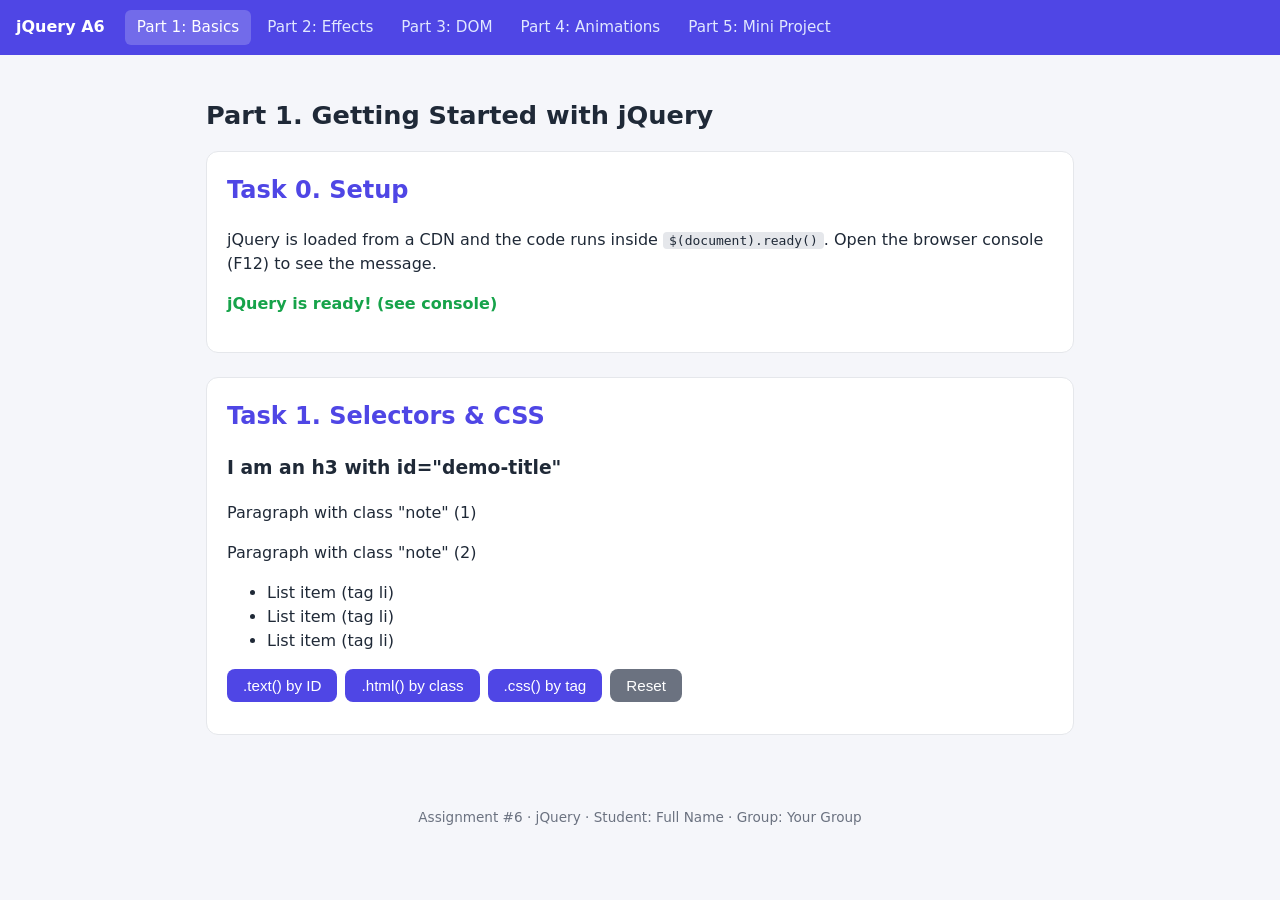
<file: index.html>
<!DOCTYPE html>
<html lang="en">
<head>
<meta charset="UTF-8">
<meta name="viewport" content="width=device-width, initial-scale=1">
<title>Part 1. Getting Started with jQuery | jQuery Assignment 6</title>
<link rel="stylesheet" href="css/style.css">
</head>
<body>
<nav class="navbar"><span class="brand">jQuery A6</span><a href="index.html" class=active>Part 1: Basics</a><a href="effects.html">Part 2: Effects</a><a href="dom.html">Part 3: DOM</a><a href="animations.html">Part 4: Animations</a><a href="project.html">Part 5: Mini Project</a></nav>
<main>
<h1>Part 1. Getting Started with jQuery</h1>

<section class="card" id="task0">
<h2>Task 0. Setup</h2>
<p>jQuery is loaded from a CDN and the code runs inside <code>$(document).ready()</code>.
Open the browser console (F12) to see the message.</p>
<p id="ready-status" class="status">Waiting for jQuery...</p>
</section>

<section class="card" id="task1">
<h2>Task 1. Selectors &amp; CSS</h2>
<h3 id="demo-title">I am an h3 with id="demo-title"</h3>
<p class="note">Paragraph with class "note" (1)</p>
<p class="note">Paragraph with class "note" (2)</p>
<ul><li>List item (tag li)</li><li>List item (tag li)</li><li>List item (tag li)</li></ul>
<div class="btn-row">
<button id="btn-text">.text() by ID</button>
<button id="btn-html">.html() by class</button>
<button id="btn-css">.css() by tag</button>
<button id="btn-reset" class="secondary">Reset</button>
</div>
</section>

</main>
<footer>Assignment #6 &middot; jQuery &middot; Student: Full Name &middot; Group: Your Group</footer>
<script src="https://code.jquery.com/jquery-3.7.1.min.js"></script>
<script src="js/part1.js"></script>
</body>
</html>
</file>
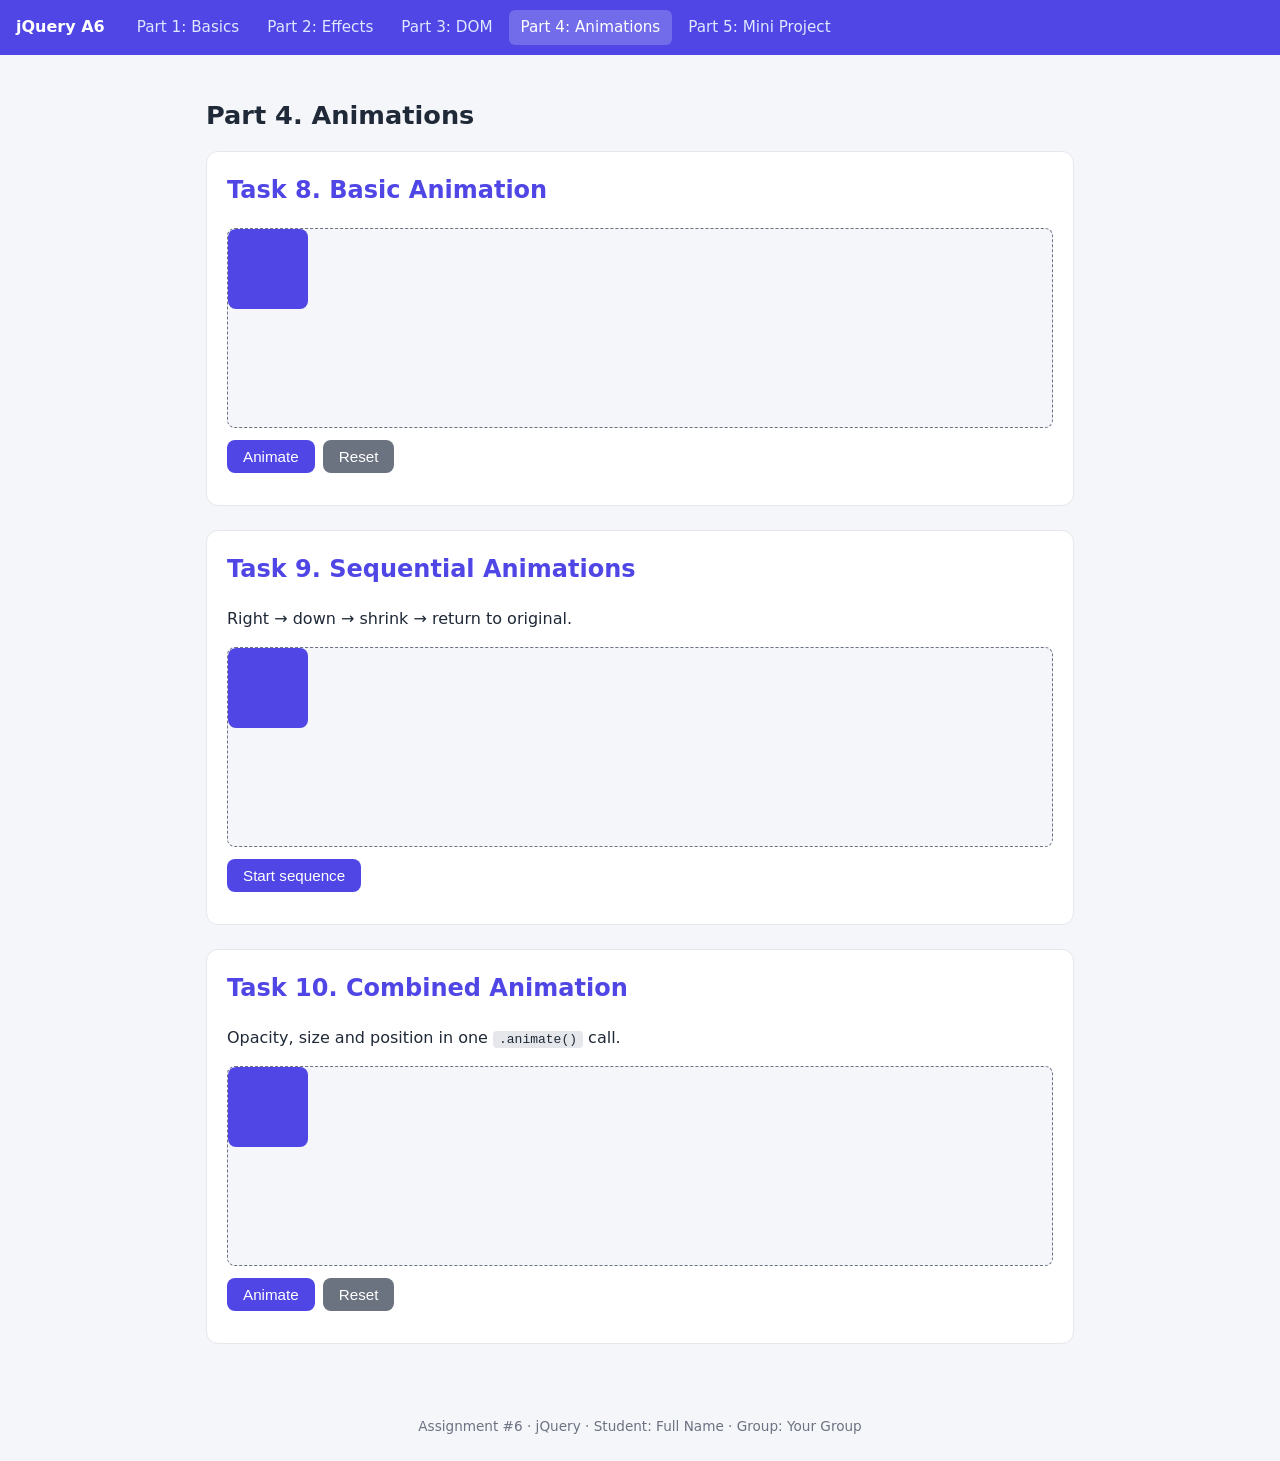
<file: animations.html>
<!DOCTYPE html>
<html lang="en">
<head>
<meta charset="UTF-8">
<meta name="viewport" content="width=device-width, initial-scale=1">
<title>Part 4. Animations | jQuery Assignment 6</title>
<link rel="stylesheet" href="css/style.css">
</head>
<body>
<nav class="navbar"><span class="brand">jQuery A6</span><a href="index.html">Part 1: Basics</a><a href="effects.html">Part 2: Effects</a><a href="dom.html">Part 3: DOM</a><a href="animations.html" class=active>Part 4: Animations</a><a href="project.html">Part 5: Mini Project</a></nav>
<main>
<h1>Part 4. Animations</h1>

<section class="card" id="task8">
<h2>Task 8. Basic Animation</h2>
<div class="stage"><div class="box" id="box8"></div></div>
<div class="btn-row">
<button id="btn-grow">Animate</button>
<button id="btn-reset8" class="secondary">Reset</button>
</div>
</section>

<section class="card" id="task9">
<h2>Task 9. Sequential Animations</h2>
<p>Right &rarr; down &rarr; shrink &rarr; return to original.</p>
<div class="stage"><div class="box" id="box9"></div></div>
<div class="btn-row"><button id="btn-seq">Start sequence</button></div>
</section>

<section class="card" id="task10">
<h2>Task 10. Combined Animation</h2>
<p>Opacity, size and position in one <code>.animate()</code> call.</p>
<div class="stage"><div class="box" id="box10"></div></div>
<div class="btn-row">
<button id="btn-combo">Animate</button>
<button id="btn-reset10" class="secondary">Reset</button>
</div>
</section>

</main>
<footer>Assignment #6 &middot; jQuery &middot; Student: Full Name &middot; Group: Your Group</footer>
<script src="https://code.jquery.com/jquery-3.7.1.min.js"></script>
<script src="js/animations.js"></script>
</body>
</html>
</file>
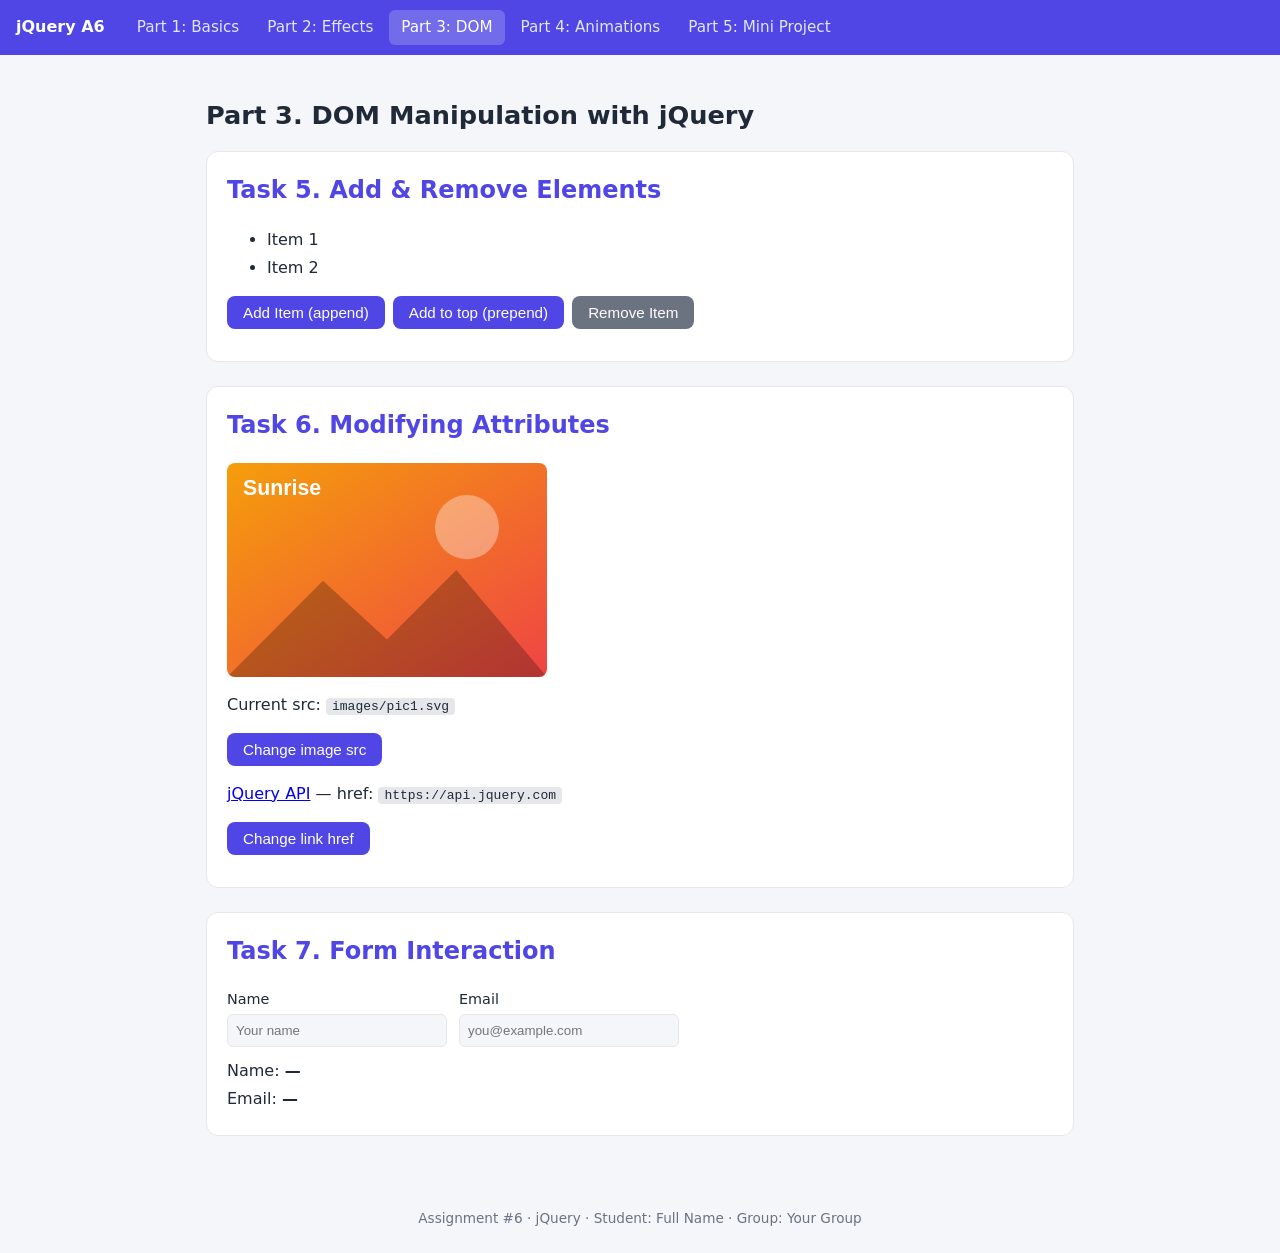
<file: dom.html>
<!DOCTYPE html>
<html lang="en">
<head>
<meta charset="UTF-8">
<meta name="viewport" content="width=device-width, initial-scale=1">
<title>Part 3. DOM Manipulation with jQuery | jQuery Assignment 6</title>
<link rel="stylesheet" href="css/style.css">
</head>
<body>
<nav class="navbar"><span class="brand">jQuery A6</span><a href="index.html">Part 1: Basics</a><a href="effects.html">Part 2: Effects</a><a href="dom.html" class=active>Part 3: DOM</a><a href="animations.html">Part 4: Animations</a><a href="project.html">Part 5: Mini Project</a></nav>
<main>
<h1>Part 3. DOM Manipulation with jQuery</h1>

<section class="card" id="task5">
<h2>Task 5. Add &amp; Remove Elements</h2>
<ul id="item-list"><li>Item 1</li><li>Item 2</li></ul>
<div class="btn-row">
<button id="btn-add">Add Item (append)</button>
<button id="btn-prepend">Add to top (prepend)</button>
<button id="btn-remove" class="secondary">Remove Item</button>
</div>
</section>

<section class="card" id="task6">
<h2>Task 6. Modifying Attributes</h2>
<img id="attr-img" class="demo-img" src="images/pic1.svg" alt="Changing image">
<p>Current src: <code id="src-out">images/pic1.svg</code></p>
<div class="btn-row"><button id="btn-src">Change image src</button></div>
<p><a id="attr-link" href="https://api.jquery.com" target="_blank" rel="noopener">jQuery API</a>
&mdash; href: <code id="href-out">https://api.jquery.com</code></p>
<div class="btn-row"><button id="btn-href">Change link href</button></div>
</section>

<section class="card" id="task7">
<h2>Task 7. Form Interaction</h2>
<div class="form">
<label>Name <input type="text" id="in-name" placeholder="Your name"></label>
<label>Email <input type="email" id="in-email" placeholder="you@example.com"></label>
</div>
<div class="live">
<p>Name: <strong id="out-name">&mdash;</strong></p>
<p>Email: <strong id="out-email">&mdash;</strong></p>
</div>
</section>

</main>
<footer>Assignment #6 &middot; jQuery &middot; Student: Full Name &middot; Group: Your Group</footer>
<script src="https://code.jquery.com/jquery-3.7.1.min.js"></script>
<script src="js/dom.js"></script>
</body>
</html>
</file>
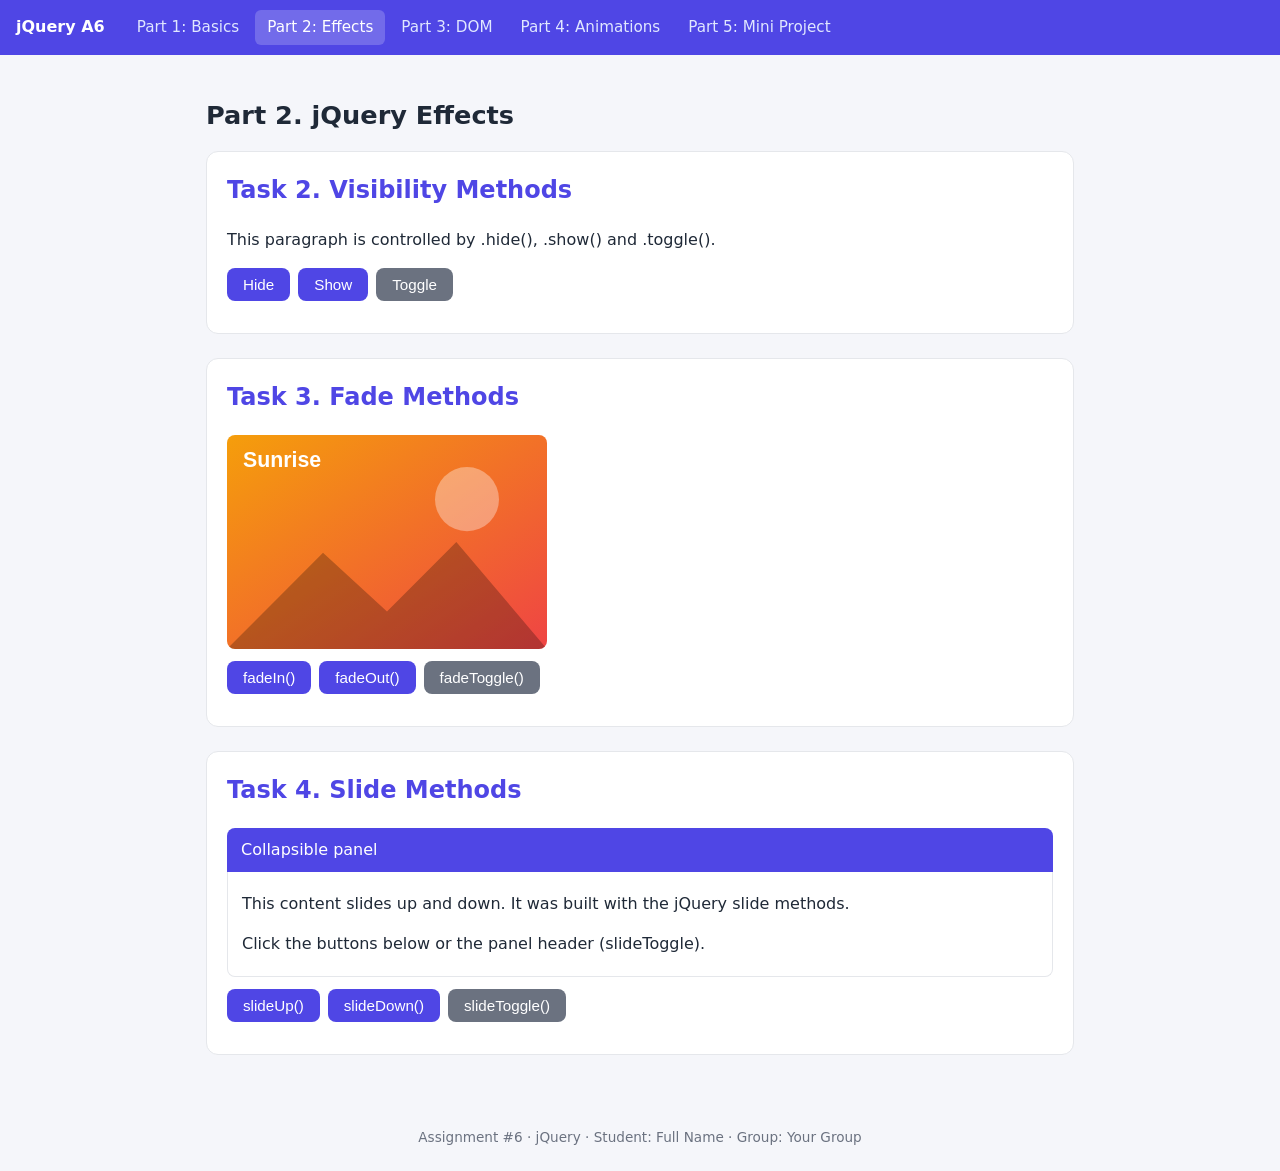
<file: effects.html>
<!DOCTYPE html>
<html lang="en">
<head>
<meta charset="UTF-8">
<meta name="viewport" content="width=device-width, initial-scale=1">
<title>Part 2. jQuery Effects | jQuery Assignment 6</title>
<link rel="stylesheet" href="css/style.css">
</head>
<body>
<nav class="navbar"><span class="brand">jQuery A6</span><a href="index.html">Part 1: Basics</a><a href="effects.html" class=active>Part 2: Effects</a><a href="dom.html">Part 3: DOM</a><a href="animations.html">Part 4: Animations</a><a href="project.html">Part 5: Mini Project</a></nav>
<main>
<h1>Part 2. jQuery Effects</h1>

<section class="card" id="task2">
<h2>Task 2. Visibility Methods</h2>
<p id="vis-text" class="demo-text">This paragraph is controlled by .hide(), .show() and .toggle().</p>
<div class="btn-row">
<button id="btn-hide">Hide</button>
<button id="btn-show">Show</button>
<button id="btn-toggle" class="secondary">Toggle</button>
</div>
</section>

<section class="card" id="task3">
<h2>Task 3. Fade Methods</h2>
<img id="fade-img" class="demo-img" src="images/pic1.svg" alt="Demo image">
<div class="btn-row">
<button id="btn-fadein">fadeIn()</button>
<button id="btn-fadeout">fadeOut()</button>
<button id="btn-fadetoggle" class="secondary">fadeToggle()</button>
</div>
</section>

<section class="card" id="task4">
<h2>Task 4. Slide Methods</h2>
<div id="panel-head" class="panel-head">Collapsible panel</div>
<div id="panel" class="panel">
<p>This content slides up and down. It was built with the jQuery slide methods.</p>
<p>Click the buttons below or the panel header (slideToggle).</p>
</div>
<div class="btn-row">
<button id="btn-slideup">slideUp()</button>
<button id="btn-slidedown">slideDown()</button>
<button id="btn-slidetoggle" class="secondary">slideToggle()</button>
</div>
</section>

</main>
<footer>Assignment #6 &middot; jQuery &middot; Student: Full Name &middot; Group: Your Group</footer>
<script src="https://code.jquery.com/jquery-3.7.1.min.js"></script>
<script src="js/effects.js"></script>
</body>
</html>
</file>
<file: css/style.css>
:root{--bg:#f5f6fa;--card:#fff;--text:#1f2937;--primary:#4f46e5;--muted:#6b7280;--border:#e5e7eb}
@media (prefers-color-scheme:dark){:root{--bg:#111827;--card:#1f2937;--text:#f3f4f6;--muted:#9ca3af;--border:#374151}}
*{box-sizing:border-box}
body{margin:0;font-family:system-ui,-apple-system,"Segoe UI",Arial,sans-serif;background:var(--bg);color:var(--text);line-height:1.5}
.navbar{position:sticky;top:0;z-index:10;display:flex;flex-wrap:wrap;gap:4px;align-items:center;background:var(--primary);padding:10px 16px}
.navbar .brand{color:#fff;font-weight:700;margin-right:16px}
.navbar a{color:#e0e7ff;text-decoration:none;padding:6px 12px;border-radius:6px;font-size:.95rem}
.navbar a:hover,.navbar a.active{background:rgba(255,255,255,.2);color:#fff}
main{max-width:900px;margin:0 auto;padding:24px 16px}
h1{font-size:1.6rem}
.card{background:var(--card);border:1px solid var(--border);border-radius:12px;padding:20px;margin-bottom:24px}
.card h2{margin-top:0;color:var(--primary)}
button{background:var(--primary);color:#fff;border:0;border-radius:8px;padding:8px 16px;font-size:.95rem;cursor:pointer}
button:hover{opacity:.9}
button.secondary{background:var(--muted)}
.btn-row{display:flex;flex-wrap:wrap;gap:8px;margin:12px 0}
code{background:var(--border);padding:1px 6px;border-radius:4px}
.status{font-weight:600;color:var(--muted)}.status.ok{color:#16a34a}
.demo-img{display:block;max-width:100%;width:320px;border-radius:8px}
.panel-head{background:var(--primary);color:#fff;padding:10px 14px;border-radius:8px 8px 0 0;cursor:pointer}
.panel{border:1px solid var(--border);border-top:0;padding:4px 14px;border-radius:0 0 8px 8px}
#item-list li{margin:4px 0}
.form{display:flex;flex-wrap:wrap;gap:12px}
.form label{display:flex;flex-direction:column;font-size:.9rem;gap:4px}
input{padding:8px;border:1px solid var(--border);border-radius:6px;background:var(--bg);color:var(--text);min-width:220px}
.live{margin-top:12px}.live p{margin:4px 0}
.stage{position:relative;height:200px;max-width:100%;overflow:hidden;background:var(--bg);border:1px dashed var(--muted);border-radius:8px}
.box{position:absolute;left:0;top:0;width:80px;height:80px;background:var(--primary);border-radius:8px}
.gallery{display:grid;grid-template-columns:repeat(auto-fill,minmax(180px,1fr));gap:14px}
.thumb{margin:0;cursor:pointer}
.thumb img{width:100%;border-radius:8px;display:block}
.thumb figcaption{text-align:center;font-size:.85rem;color:var(--muted);margin-top:4px}
.lightbox{display:none;position:fixed;inset:0;z-index:50;background:rgba(0,0,0,.8);align-items:center;justify-content:center;cursor:zoom-out}
.lightbox figure{margin:0;text-align:center;color:#fff;position:absolute;top:50%;left:50%;transform:translate(-50%,-50%)}
.lightbox img{max-width:90vw;height:auto;border-radius:10px}
footer{text-align:center;color:var(--muted);font-size:.85rem;padding:24px}
</file>
